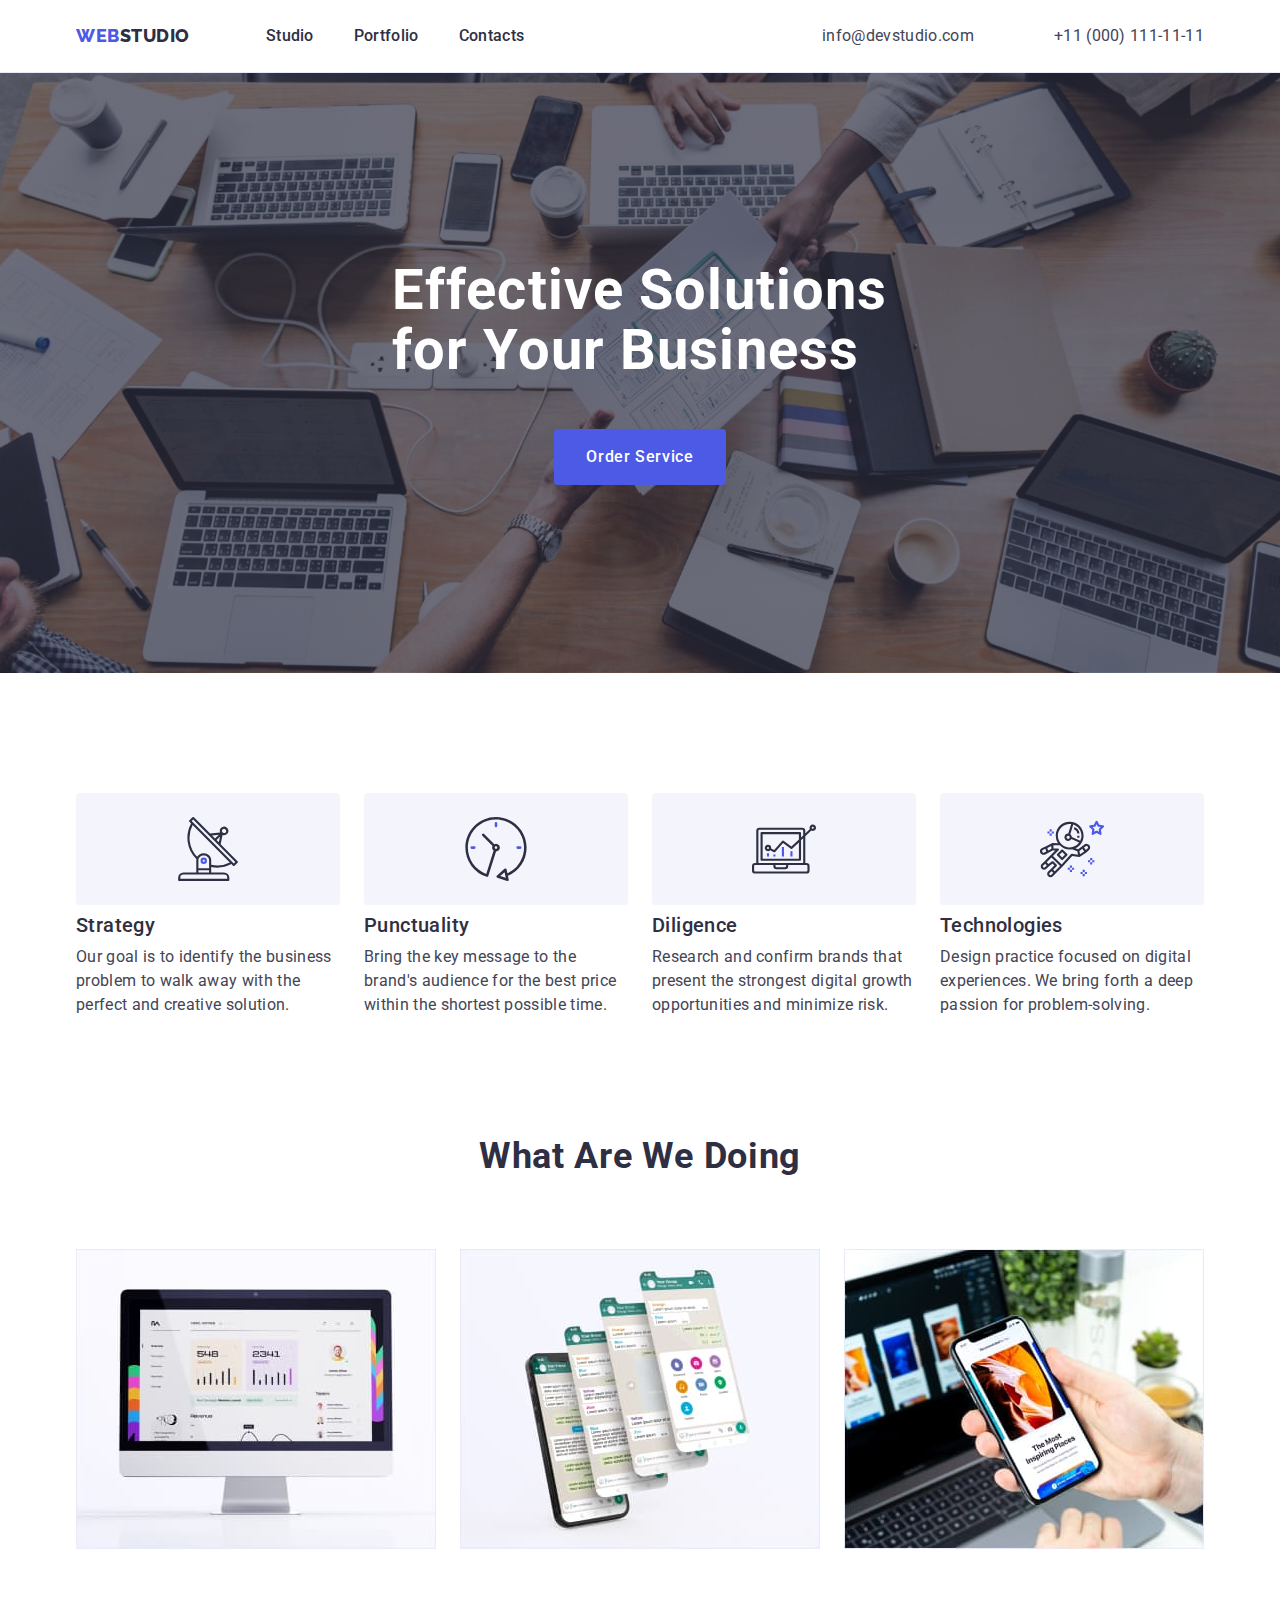
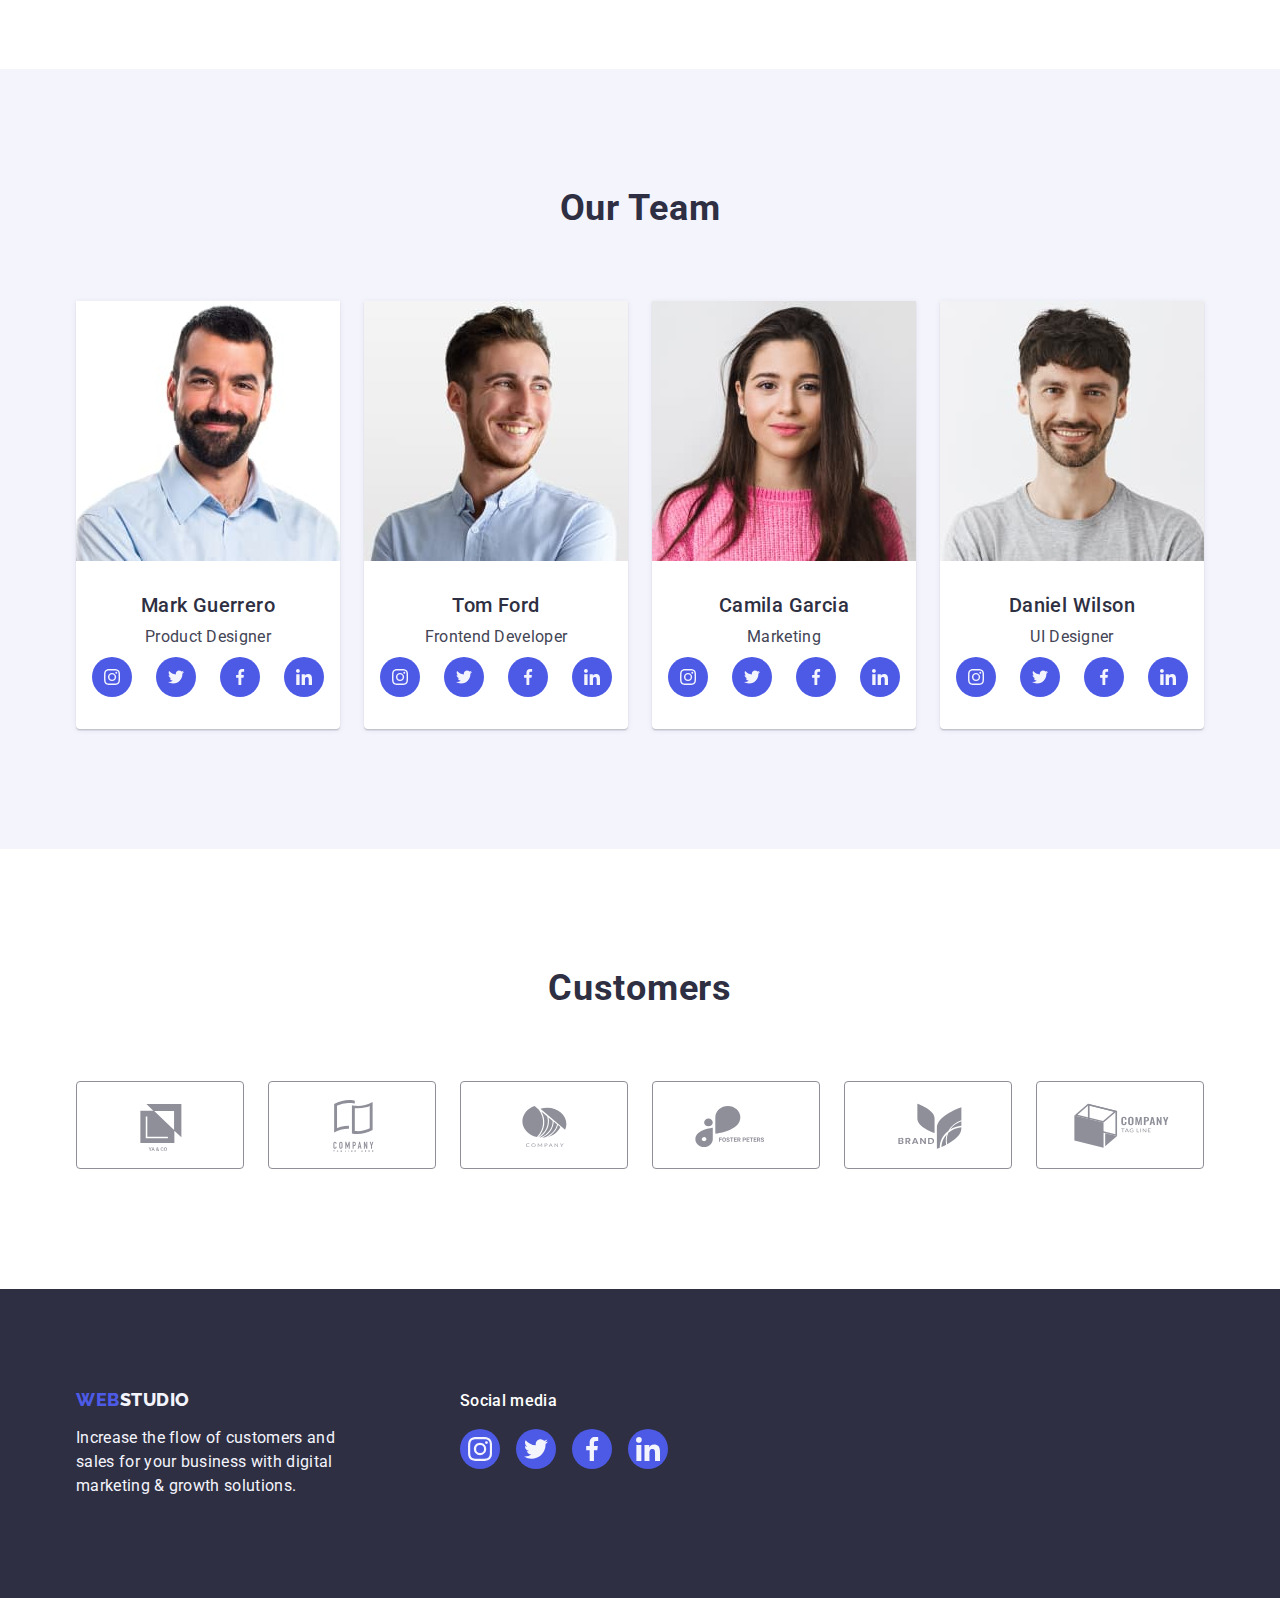
<file: index.html>
<!DOCTYPE html>
<html lang="en">
<head>
    <meta charset="UTF-8">
    <meta http-equiv="X-UA-Compatible" content="IE=edge">
    <meta name="viewport" content="width=device-width, initial-scale=1.0">
    <title>goit-markup-hw-04</title>
    <link rel="preconnect" href="https://fonts.googleapis.com">
    <link rel="preconnect" href="https://fonts.gstatic.com" crossorigin>
    <link href="https://fonts.googleapis.com/css2?family=Roboto:wght@400;500;700&ampdisplay=swap" rel="stylesheet">
    <link rel="preconnect" href="https://fonts.googleapis.com">
    <link rel="preconnect" href="https://fonts.gstatic.com" crossorigin>
  
    <link href="https://fonts.googleapis.com/css2?family=Raleway:wght@800&ampdisplay=swap" rel="stylesheet">
    <link  href="https://cdn.jsdelivr.net/npm/modern-normalize@2.0.0/modern-normalize.min.css" rel="stylesheet" >
      <link rel="stylesheet" href="./css/styles.css">

</head>

<body>
<!--Header-->
<header class="page-header ">
    <div class=" page-header-container container">
        <nav class="menu-nav ">

            <a class="logo link "  href="./index.html">Web<span class="logo-text logo-theme-light">Studio</span></a> 
           
            <ul class="menu list">
                <li class="menu-item" >
                 <a class="menu-link link" href="./index.html">Studio</a>   
                </li>
                <li class="menu-item">
                    <a class="menu-link link"  href="./portfolio.html">Portfolio</a>   
                </li>
                <li class="menu-item">
                    <a class="menu-link link" href="">Contacts</a>   
                </li>
            
            </ul> 
        </nav>
        <address class="page-contact  list ">

            <ul class="contact-list">
                   
                <li class="contact-item list">
                    <a class="contact  mail link " href="mailto:info@devstudio.com" >info@devstudio.com</a>  
                </li>
                   <li class="contact-item list">
                    <a class="contact link" href="tel:+110001111111" >+11 (000) 111-11-11</a> 
                   </li>
            </ul>
         </address>
    </div>

</header>

    <main class="hero-page">
 <!--Hero-->
        <section class="hero">
           <div class=" container">
             <h1 class="hero-text">Effective Solutions for Your Business </h1>
              <button type="button" class="btn"> Order Service</button>
             </div>
        </section>
   <!--About-->   
   <section class="about-section section">
   <div class="about container">
    <h2 class="section-title visually-hidden" > Our Achievements</h2>

    <ul class="about-list list">

        <li class="about-item"> 
            <div class="about-container"> 
                <svg class="about-icon" width="64" height="64"><use href="./images/icons.svg#icon-antenna"></use> </svg> </div> 
        <h3 class="about-title">Strategy</h3>
        
        <p class="about-text" >Our goal is to identify the business
         problem to walk away with the perfect and creative solution. </p>
        </li>

         <li class="about-item">
            <div class="about-container"> 
                <svg class="about-icon" width="64" height="64"><use href="./images/icons.svg#icon-clock"></use> </svg> </div>
         <h3 class="about-title">Punctuality</h3>
          <p class="about-text"> Bring the key message to the brand's audience for the best price within the shortest possible time.</p>
         </li>

         <li class="about-item">
            <div class="about-container">
                 <svg class="about-icon" width="64" height="64"><use href="./images/icons.svg#icon-diagram"></use> </svg> </div>
             <h3 class="about-title" > Diligence </h3>
             <p class="about-text"> Research and confirm brands that present the strongest digital growth opportunities and minimize risk.</p>
         </li>

         <li class="about-item">
            <div class="about-container"> 
                <svg class="about-icon" width="64" height="64"><use href="./images/icons.svg#icon-astronaut"></use> </svg> </div>
             <h3 class="about-title"> Technologies </h3>
             <p class="about-text">Design practice focused on digital experiences. We bring forth a deep passion for problem-solving.</p>
        </li>
      </ul> 
     </div>
    </section>
        <!--Results-->
        <section class="results section">
            <div class="container">
                <h2 class="section-title"> What are we doing</h2>
                <ul class="results-list list">
         
                    <li class="results-item">
                        <img src="./images/card1.img.jpg" alt="programs" width="360" height="300">
                    </li>
                    <li class="results-item">
                        <img src="./images/card2.img.jpg" alt="application" width="360" height="300">
                    </li>
                    <li class="results-item">
                        <img src="./images/card3.img.jpg" alt="service" width="360" height="300">
                    </li>
                 </ul>
            </div>
        </section>
        <!--Team-->
       <section class="team-container section ">
        <div class="container">
            <h2 class="section-title"> Our Team </h2>

            
           <ul class="team-list list">
           <li class="team-item">
            <img  src="./images/mark.img.jpg" alt="Mark" width="264" height="260">
            <div class="team-text">
                <h3  class="team-name">Mark Guerrero</h3>
                <p class="team-place">Product Designer</p>
                <ul class="icons-list list">
                    <li class="media-item">
                        <a class="team-soc-link link" href="" target="_blank" rel="noopenen noreferrer">
                            <svg class="icons-team" width="16" height="16" > <use href="./images/icons.svg#icon-instagram"></use> </svg></a> </li>
                    <li class="media-item"> 
                        <a class="team-soc-link link" href="" target="_blank" rel="noopenen noreferrer">
                            <svg class="icons-team" width="16" height="16" > <use href="./images/icons.svg#icon-twitter"></use> </svg></a></li>
                    <li class="media-item">
                        <a class="team-soc-link link" href="" target="_blank" rel="noopenen noreferrer">
                            <svg class="icons-team" width="16" height="16" > <use href="./images/icons.svg#icon-facebook"></use> </svg></a></li>
                    <li class="media-item">
                        <a class="team-soc-link link" href="" target="_blank" rel="noopenen noreferrer">
                            <svg class="icons-team" width="16" height="16" > <use href="./images/icons.svg#icon-linkedin"></use> </svg></a></li>
                </ul>
               
            </div>
            </li>
           <li class="team-item">
            <img src="./images/tom.img.jpg" alt="Tom" width="264" height="260">
          <div class="team-text">            
            <h3 class="team-name">Tom Ford</h3>
            <p class="team-place">Frontend Developer</p>
            <ul class="icons-list list">
                <li class="media-item">
                    <a class="team-soc-link link" href="" target="_blank" rel="noopenen noreferrer">
                        <svg class="icons-team" width="16" height="16" > <use href="./images/icons.svg#icon-instagram"></use> </svg></a> </li>
                <li class="media-item"> 
                    <a class="team-soc-link link" href="" target="_blank" rel="noopenen noreferrer">
                        <svg class="icons-team" width="16" height="16" > <use href="./images/icons.svg#icon-twitter"></use> </svg></a></li>
                <li class="media-item">
                    <a class="team-soc-link link" href="" target="_blank" rel="noopenen noreferrer">
                        <svg class="icons-team" width="16" height="16" > <use href="./images/icons.svg#icon-facebook"></use> </svg></a></li>
                <li class="media-item">
                    <a class="team-soc-link link" href="" target="_blank" rel="noopenen noreferrer">
                        <svg class="icons-team" width="16" height="16" > <use href="./images/icons.svg#icon-linkedin"></use> </svg></a></li>
            </ul>
          </div>
        </li>
        <li class="team-item">
            <img  src="./images/camila.img.jpg" alt="Camila" width="264" height="260">
         <div class="team-text">
            <h3 class="team-name" > Camila Garcia</h3>
            <p class="team-place">Marketing</p>
            <ul class="icons-list list">
                <li class="media-item">
                    <a class="team-soc-link link" href="" target="_blank" rel="noopenen noreferrer">
                        <svg class="icons-team" width="16" height="16" > <use href="./images/icons.svg#icon-instagram"></use> </svg></a> </li>
                <li class="media-item"> 
                    <a class="team-soc-link link" href="" target="_blank" rel="noopenen noreferrer">
                        <svg class="icons-team" width="16" height="16" > <use href="./images/icons.svg#icon-twitter"></use> </svg></a></li>
                <li class="media-item">
                    <a class="team-soc-link link" href="" target="_blank" rel="noopenen noreferrer">
                        <svg class="icons-team" width="16" height="16" > <use href="./images/icons.svg#icon-facebook"></use> </svg></a></li>
                <li class="media-item">
                    <a class="team-soc-link link" href="" target="_blank" rel="noopenen noreferrer">
                        <svg class="icons-team" width="16" height="16" > <use href="./images/icons.svg#icon-linkedin"></use> </svg></a></li>
            </ul>
         </div>
        </li>
        <li class="team-item">
            <img src="./images/daniel.img.jpg" alt="Daniel" width="264" height="260">
            <div  class="team-text"> 
                <h3 class="team-name">Daniel Wilson</h3>
                <p class="team-place"> UI Designer </p>
                <ul class="icons-list list">
                    <li class="media-item">
                        <a class="team-soc-link link" href="" target="_blank" rel="noopenen noreferrer">
                            <svg class="icons-team" width="16" height="16" > <use href="./images/icons.svg#icon-instagram"></use> </svg></a> </li>
                    <li class="media-item"> 
                        <a class="team-soc-link link" href="" target="_blank" rel="noopenen noreferrer">
                            <svg class="icons-team" width="16" height="16" > <use href="./images/icons.svg#icon-twitter"></use> </svg></a></li>
                    <li class="media-item">
                        <a class="team-soc-link link" href="" target="_blank" rel="noopenen noreferrer">
                            <svg class="icons-team" width="16" height="16" > <use href="./images/icons.svg#icon-facebook"></use> </svg></a></li>
                    <li class="media-item">
                        <a class="team-soc-link link" href="" target="_blank" rel="noopenen noreferrer">
                            <svg class="icons-team" width="16" height="16" > <use href="./images/icons.svg#icon-linkedin"></use> </svg></a></li>
                </ul>
                
            </div>
            
        </li>
    
    
      </ul>   
        
        </div>
    
       </section>
<!--customers--> 
      <section class="customers-section ">

        <div class="customers-container container">
            <h2 class="section-title">Customers</h2>

            <ul class="customers-list list">

                <li class="customers-item">
                    <a class="customers-link link" href=""><svg class="customers-icon" width="104" height="56"> <use href="./images/icons.svg#icon-costumers-logo1"></use></svg></a></li>

                <li  class="customers-item">
                    <a class="customers-link link" href=""><svg class="customers-icon" width="104" height="56"> <use href="./images/icons.svg#icon-costumers-logo2"></use></svg></a></li>

                <li  class="customers-item">
                    <a class="customers-link link" href=""><svg class="customers-icon" width="104" height="56"> <use href="./images/icons.svg#icon-costumers-logo3"></use></svg></a></li>

                <li  class="customers-item">
                    <a class="customers-link link" href=""><svg class="customers-icon" width="104" height="56"> <use href="./images/icons.svg#icon-costumers-logo4"></use></svg></a></li>

                <li  class="customers-item">
                    <a class="customers-link link" href=""><svg class="customers-icon" width="104" height="56"> <use href="./images/icons.svg#icon-costumers-logo5"></use></svg></a></li>

                <li  class="customers-item">
                    <a class="customers-link link" href=""><svg class="customers-icon" width="104" height="56"> <use href="./images/icons.svg#icon-costumers-logo6"></use></svg></a></li>
            </ul>
        </div>
        
       </section>
     </main>

    <!--Footer-->
    <footer class="footer">
<div class="footer-page container">
    <div class="footer-item ">

        <a class="logo logo-footer link "  href="./index.html">Web<span class="logo-text-footer logo-theme-dark">Studio</span></a> 
       
       <p class="footer-text">Increase the flow of customers and sales for your business with digital marketing & growth solutions. </p>
  </div>

  <div class="media">
    <p class="media-title">Social media</p>

   <ul class="media-list list">
       <li class="media-item">
       <a class="media-contact link" href="" rel="noopenen noreferrer"><svg class="media-icon" width="24" height="24" > <use href="./images/icons.svg#icon-instagram"></use> </svg></a>
       </li>
       <li class="media-item">
        <a class="media-contact link" href="" rel="noopenen noreferrer"><svg class="media-icon" width="24" height="24" > <use href="./images/icons.svg#icon-twitter"></use> </svg></a>
       </li>
       <li class="media-item">
        <a class="media-contact link" href="" rel="noopenen noreferrer"><svg class="media-icon" width="24" height="24" > <use href="./images/icons.svg#icon-facebook"></use> </svg></a>
       </li>
       <li class="media-item">
        <a class="media-contact link" href="" rel="noopenen noreferrer"><svg class="media-icon" width="24" height="24" > <use href="./images/icons.svg#icon-linkedin"></use> </svg></a>
       </li>
   </ul>
  </div>
</div>
    
         
      </footer>
    
</body>
</html>
</file>
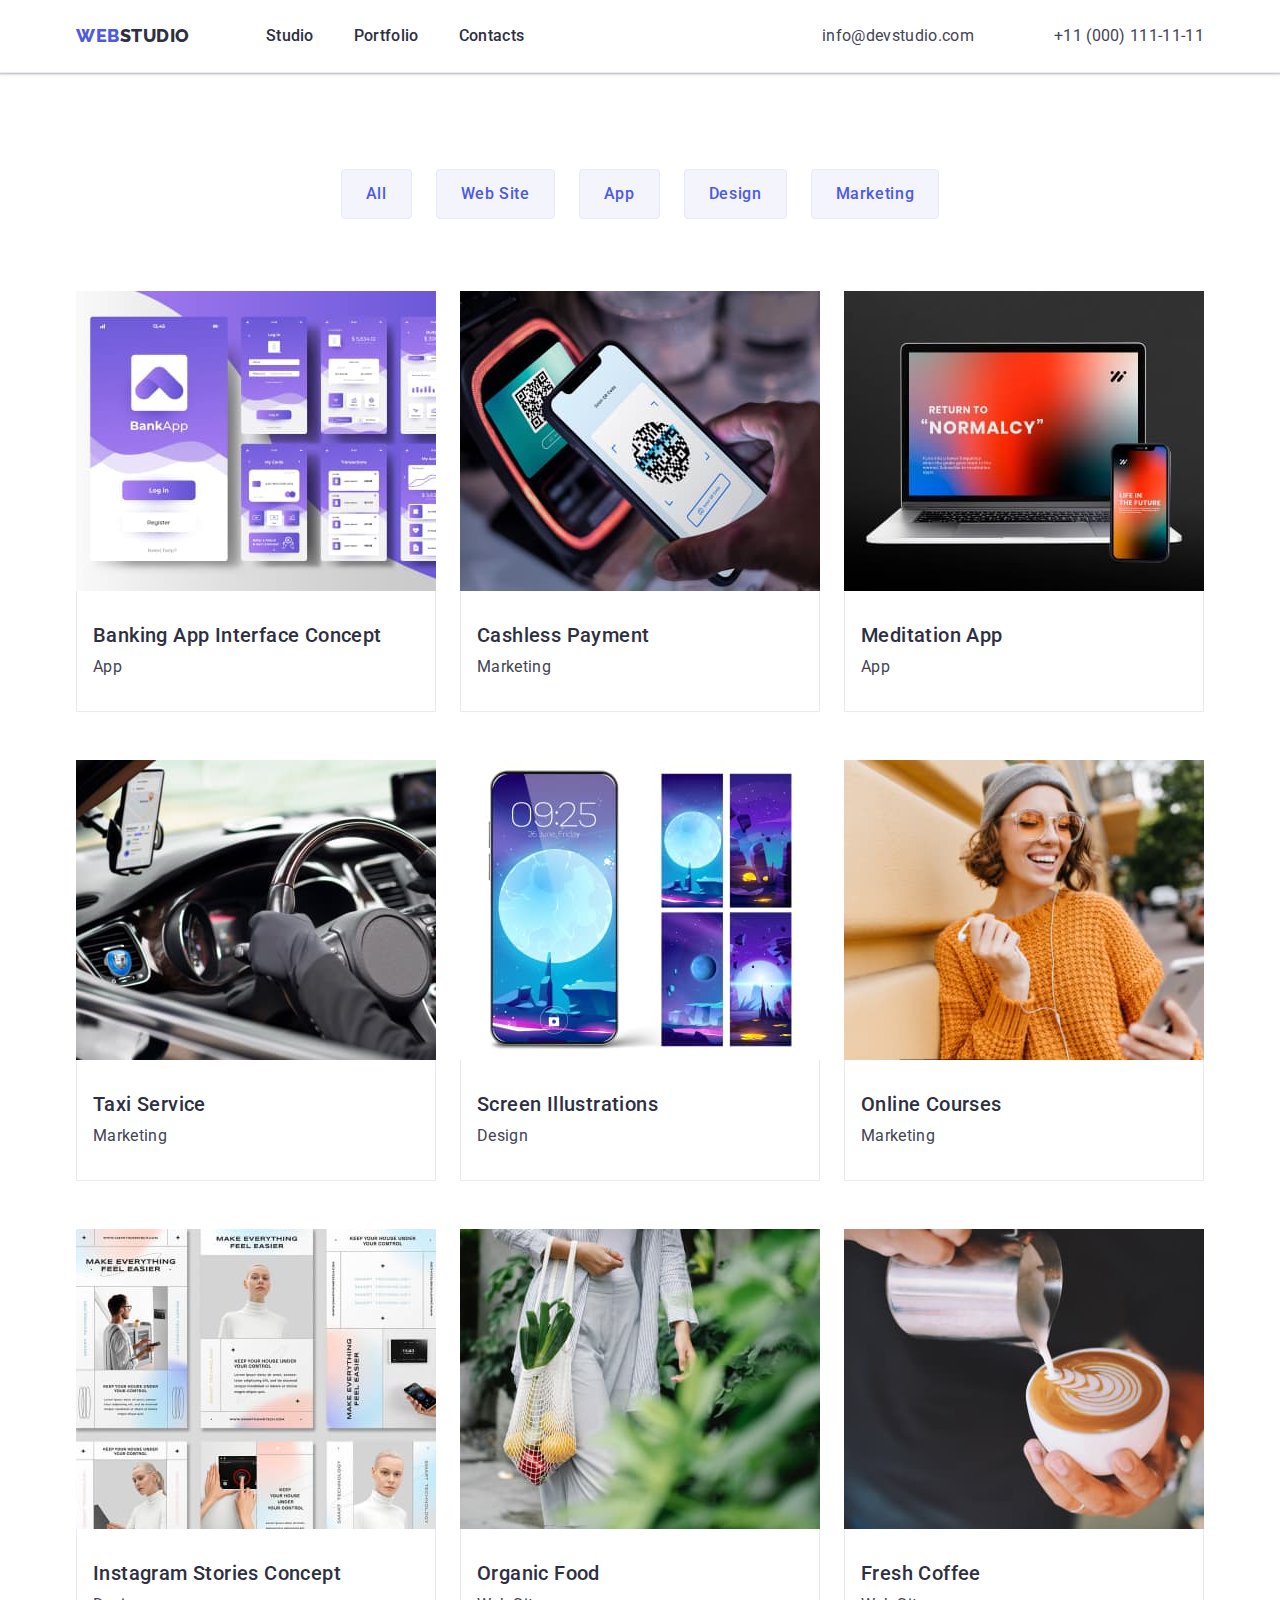
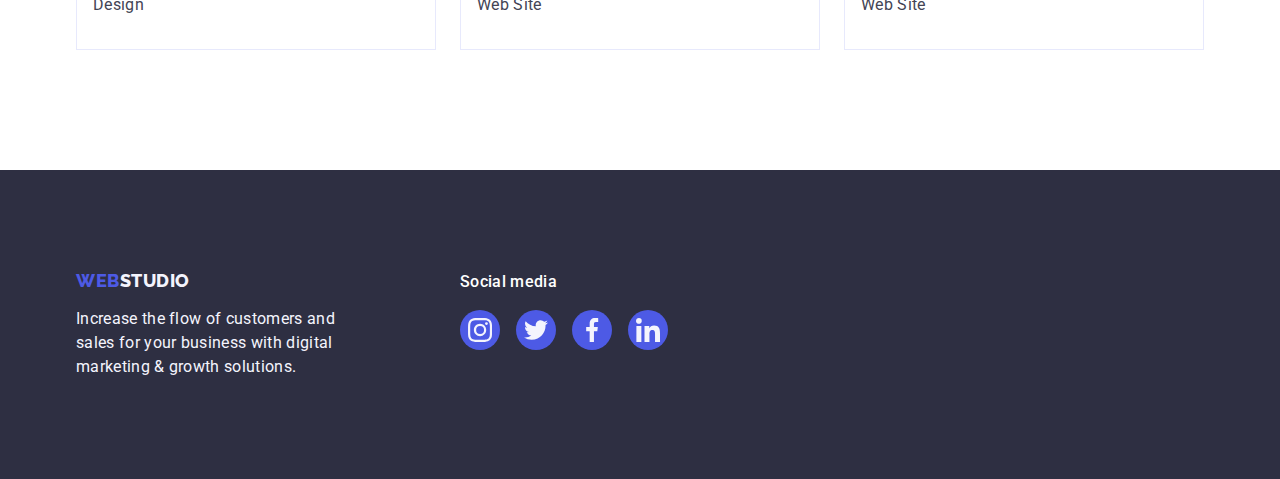
<file: portfolio.html>
<!DOCTYPE html>
<html lang="en">
    <head>
        <meta charset="UTF-8">
        <meta http-equiv="X-UA-Compatible" content="IE=edge">
        <meta name="viewport" content="width=device-width, initial-scale=1.0">
        <title>goit-markup-hw-04</title>
        <link rel="preconnect" href="https://fonts.googleapis.com">
        <link rel="preconnect" href="https://fonts.gstatic.com" crossorigin>
        <link href="https://fonts.googleapis.com/css2?family=Roboto:wght@400;500;700&ampdisplay=swap" rel="stylesheet">
        <link rel="preconnect" href="https://fonts.googleapis.com">
        <link rel="preconnect" href="https://fonts.gstatic.com" crossorigin>
      
        <link href="https://fonts.googleapis.com/css2?family=Raleway:wght@800&ampdisplay=swap" rel="stylesheet">
        <link  href="https://cdn.jsdelivr.net/npm/modern-normalize@2.0.0/modern-normalize.min.css" rel="stylesheet" >
          <link rel="stylesheet" href="./css/styles.css">
    
    </head>
<body>
    <!--header-->
    <header class="page-header ">
        <div class=" page-header-container container">
            <nav class="menu-nav ">
    
                <a class="logo link "  href="./index.html">Web<span class="logo-text logo-theme-light">Studio</span></a> 
               
                <ul class="menu list">
                    <li class="menu-item" >
                     <a class="menu-link link" href="./index.html">Studio</a>   
                    </li>
                    <li class="menu-item">
                        <a class="menu-link link"  href="./portfolio.html">Portfolio</a>   
                    </li>
                    <li class="menu-item">
                        <a class="menu-link link" href="">Contacts</a>   
                    </li>
                
                </ul> 
            </nav>
            <address class="page-contact  list ">
    
                <ul class="contact-list">
                       
                    <li class="contact-item list">
                        <a class="contact  mail link " href="mailto:info@devstudio.com" >info@devstudio.com</a>  
                    </li>
                       <li class="contact-item list">
                        <a class="contact link" href="tel:+110001111111" >+11 (000) 111-11-11</a> 
                       </li>
                </ul>
             </address>
        </div>
   
    </header>

        <main class="portfolio-main">
<section class="portfolio-container ">
    <!--Filters-->
    <div class="filter-container container">
        <h1 hidden>Portfolio</h1>
        <ul class="filter-list list">
            <li class="filter-item">
                <button  type="button" class="button-filter "> All</button>
            </li>
            <li class="filter-item">
                <button  type="button" class="button-filter"> Web Site</button>
            </li>
            <li class="filter-item">
                <button  type="button" class="button-filter"> App</button>
            </li>
            <li class="filter-item">
                <button  type="button" class="button-filter"> Design</button>
            </li>
            <li class="filter-item">
                <button  type="button" class="button-filter"> Marketing</button>
                        
            </li>
            
        </ul>
        <!--Row--> 
        <ul class="row-list  list">
            <li class="row-item  ">
            <a class="row-link link" href="" > 
            <img  src="./images/row1card1.jpg" alt="Banking" width="360" height="300">
           <div class="row-app">
            <h2 class="row-title">Banking App Interface Concept</h2>
            <p class="row-place">App</p>
           </div></a>
            
              </li>
     
              <li class="row-item ">
                <a class="row-link link" href="" > 
              <img src="./images/row1card2.jpg" alt="Payment" width="360" height="300">
               <div class="row-app">
                <h2 class="row-title">Cashless Payment</h2>
                <p class="row-place">Marketing</p>
               </div></a>
              
              </li>
     
             <li class="row-item ">
                <a class="row-link link" href="" > 
             <img src="./images/row1card3.jpg" alt="Meditation" width="360" height="300">
             <div class="row-app">
                <h2 class="row-title">Meditation App</h2>
                <p class="row-place">App</p>
             </div></a>
             
              </li>
    
               <li class="row-item  ">
                <a class="row-link link" href="" > 
              <img src="./images/row2card1.jpg" alt="Taxi" width="360" height="300">
             <div class="row-app">
                <h2 class="row-title">Taxi Service</h2>
                <p class="row-place">Marketing</p>
             </div></a>
             
            </li>
     
              <li class="row-item ">
                <a class="row-link link" href="" > 
              <img src="./images/row2card2.jpg" alt="Screen" width="360" height="300">
             <div class="row-app">
                <h2 class="row-title">Screen Illustrations</h2>
                <p class="row-place">Design</p>
             </div></a>
             
             </li>
     
             <li class="row-item ">
                <a class="row-link link" href="" > 
             <img src="./images/row2card3.jpg" alt="Courses" width="360" height="300">
             <div class="row-app">
                <h2 class="row-title">Online Courses</h2>
                <p class="row-place">Marketing </p>
             </div></a>
           
            </li>
     
              <li class="row-item  ">
                <a class="row-link link" href="" >  
              <img src="./images/row3card1.jpg" alt="Stories" width="360" height="300">
              <div class="row-app">
                <h2 class="row-title">Instagram Stories Concept</h2>
                <p class="row-place">Design</p>
              </div></a>
              
              </li>
     
             <li class="row-item "> 
                <a class="row-link link" href="" >  
              <img src="./images/row3card2.jpg" alt="Food" width="360" height="300">
              <div class="row-app">
                <h2 class="row-title">Organic Food</h2>
                <p class="row-place">Web Site</p>
              </div></a>
             
              </li>
     
             <li class="row-item "> 
                <a class="row-link link" href="" > 
              <img src="./images/row3card3.jpg" alt="Coffe" width="360" height="300">
              <div class="row-app">
                <h2 class="row-title">Fresh Coffee</h2>
                <p class="row-place">Web Site </p>
              </div></a>
              
              </li>
     
    
         </ul>
    </div>

   
</section>
        </main>

    
     <!--Footer-->
   <footer class="footer ">
<div class="footer-page container">
    <div class="footer-item ">

        <a class="logo logo-footer link "  href="./index.html">Web<span class="logo-text-footer logo-theme-dark">Studio</span></a> 
       
       <p class="footer-text">Increase the flow of customers and sales for your business with digital marketing & growth solutions. </p>
  </div>

  <div class="media">
    <p class="media-title">Social media</p>

   <ul class="media-list list">
       <li class="media-item">
       <a class="media-contact link" href="" rel="noopenen noreferrer"><svg class="media-icon" width="24" height="24" > <use href="./images/icons.svg#icon-instagram"></use> </svg></a>
       </li>
       <li class="media-item">
        <a class="media-contact link" href="" rel="noopenen noreferrer"><svg class="media-icon" width="24" height="24" > <use href="./images/icons.svg#icon-twitter"></use> </svg></a>
       </li>
       <li class="media-item">
        <a class="media-contact link" href="" rel="noopenen noreferrer"><svg class="media-icon" width="24" height="24" > <use href="./images/icons.svg#icon-facebook"></use> </svg></a>
       </li>
       <li class="media-item">
        <a class="media-contact link" href="" rel="noopenen noreferrer"><svg class="media-icon" width="24" height="24" > <use href="./images/icons.svg#icon-linkedin"></use> </svg></a>
       </li>
   </ul>
  </div>
</div>
    
         
      </footer>
    
</body>
</html>
</file>
<file: css/styles.css>
:root{
--primary-font:'Roboto' ,  sans-serif;
--secondary-font: 'Raleway', sans-serif;

}
h1,h2,h3,h4,p{
    margin-top: 0;
    margin-bottom: 0;
}
ul,ol{
   margin-top: 0; 
   margin-bottom: 0;
   padding-left: 0;
}
img{
    display: block;
}
button{
    cursor: pointer ;
    

}
.list {
    list-style: none;
}
.link {
    text-decoration:none ;
}
body{
    font-family: 'Roboto' ,  sans-serif;
    color:  #434455 ;
    
 
    
}
.container{
    width: 1158px;
    margin-left: auto ;
    margin-right: auto;
    padding-left: 15px;
    padding-right: 15px;
}
.section{
    padding-top: 120px;
    padding-bottom: 120px;
}

/*--Header--*/
.page-header{
    box-shadow: 0px 2px 1px rgba(46, 47, 66, 0.08), 0px 1px 1px rgba(46, 47, 66, 0.16), 0px 1px 6px rgba(46, 47, 66, 0.08);
    border-bottom: 1px solid #e7e9fc;
  
 
}
.page-header-container{
  display: flex;  
  align-items: center;
 
 
}
.logo{  
    font-family: 'Raleway', sans-serif;
    font-style: normal;
    font-weight: 800;
    font-size: 18px;
    line-height: 1.17;
     letter-spacing: 0.03em;
    text-transform: uppercase;
    color: #4D5AE5;  
    margin-right: 76px;
    display: inline-block;
}
.logo-text{
    font-family: 'Raleway', sans-serif;
    font-style: normal;
    font-weight: 800;
    font-size: 18px;
    line-height: 1.17;
   
 
    letter-spacing: 0.03em;
    text-transform: uppercase;
  
    color: #2E2F42; 
}

.logo-theme-dark{
    color: #F4F4FD;
}
.logo-theme-light{
    color: #2E2F42;
}
.menu-nav{
    display: flex; 
    align-items: center;
    
  
}
.menu-nav:hover{
color: #404bbf;  
  
}
.menu-nav:focus{
    color: #404bbf; 
}
.menu {
    display: flex;
    align-items: center;
    gap: 40px;
    
}  
.menu-item{
   
    font-weight: 500;
    font-size: 16px;
    line-height: 1.5;
    letter-spacing: 0.02em;
    color: #2E2F42;
    gap: 40px;
   
}

.menu-item:hover{
    color: #404bbf;
}
.menu-item:focus{
    color: #404bbf;   
}


.menu-link{
    color: #2E2F42;
    font-family: "Roboto", sans-serif;
    font-style: normal;
    font-weight: 500;
    font-size: 16px;
    line-height: 1.5;
    letter-spacing: 0.02em;
    text-decoration:none ;
    padding-top: 24px;
    padding-bottom: 24px;
   
}
.menu-link:hover{
    color: #404bbf;
}
.menu-link:focus{
    color: #404bbf;   
}
.page-contact {
    font-family: "Roboto", sans-serif;
    font-style: normal;
    font-weight: 400;
    font-size: 16px;
    line-height: 1.5;
    list-style: none;
    margin-left: auto;
    letter-spacing: 0.02em;
    color: #434455;
}
.contact-list{
    list-style: none;
    display: flex;
  
    gap: 40px;
}
.contact {
    color: #434455;
   
}

.contact-item{
    color: #434455;   
    font-family: "Roboto", sans-serif;
    font-style: normal;
    font-weight: 400;
    font-size: 16px;
    line-height: 1.5;
    letter-spacing: 0.02em;
    padding-top: 24px;
    padding-bottom: 24px;
}
.mail{
    margin-left: auto;
    margin-right: 40px;
   
}
.contact:hover{
    color: #404bbf;
}
.contact:focus{
    color: #404bbf ;
}

/*--Hero--*/
.hero{
    max-width: 1440px;
    background: #2E2F42;
    padding-top: 188px;
    padding-bottom: 188px;
    background-image:linear-gradient(rgba(46, 47, 66, 0.7),rgba(46, 47, 66, 0.7)), url(../images/people-office1.jpg);

    background-repeat: no-repeat;
    background-position: center;
    background-size: cover;
    margin-left: auto ;
    margin-right: auto;
  
}
.hero-text{
color: #FFFFFF;
font-family: "Roboto", sans-serif;
font-style: normal;
font-weight: 700;
font-size: 56px;
line-height: 1.07;
display:block;
margin-left: auto;
margin-right: auto;

letter-spacing: 0.02em;
max-width: 496px;
}
.btn{
margin-top: 48px;
display: block;
margin-left: auto;
margin-right: auto;

font-family: 'Roboto', sans-serif;
font-weight: 500;

font-size: 16px;
line-height: 1.5;
letter-spacing: 0.04em ;
color: #ffffff;
padding-top: 16px;
padding-bottom:16px;
padding-right:32px;
padding-left: 32px;
border-radius: 4px;
background-color: #4D5AE5;
cursor: pointer ;
min-width: 169px ;
height: 56px ;
border: none;



}


.btn:hover{
    background-color: #404BBF; 
}
.btn:focus{
    background-color: #404BBF;
}


/*--About--*/

.section-title {
    font-family: "Roboto", sans-serif;
    font-style: normal;
    font-weight: 700;
    font-size: 36px;
    line-height:1.11;
    text-align: center;
    text-transform: capitalize;
    margin-bottom: 72px;
    letter-spacing: 0.02em;

    color: #2E2F42;
}
.visually-hidden {
  position: absolute;
  width: 1px;
  height: 1px;
  margin: -1px;
  border: 0;
  padding: 0;
  white-space: nowrap;
  clip-path: inset(100%);
  clip: rect(0 0 0 0);
  overflow: hidden;
}
.hidden{
    position: absolute;
    width: 1px;
    height: 1px;
    margin: -1px;
    border: 0;
    padding: 0;
    white-space: nowrap;
    clip-path: inset(100%);
    clip: rect(0 0 0 0);
    overflow: hidden;
  }
.about-title {
font-family: "Roboto", sans-serif;
font-style: normal;
font-weight: 500;
font-size: 20px;
line-height: 1.2;
letter-spacing: 0.02em;
color: #2E2F42;
margin-bottom: 8px;
}
.about-container{
    display: flex;
    align-items: center;
    justify-content: center; 
    height: 112px;
    background-color: #f4f4fd;
    border-radius: 4px;
    margin-bottom: 8px; 
}
.about-list{
    display: flex;
    gap: 24px;
}
.about-item {
max-width: 264px;
width: calc((100-72px)/4) ;

}
.about-item::before{

content:"" ;


background-size: contain;
background-repeat: no-repeat;
background-position: center;
background-color:#F4F4FD;;
border-radius: 4px;
}
.about-text{
    font-family: "Roboto", sans-serif;
font-style: normal;
font-weight: 400;
font-size: 16px;
line-height: 1.5;
letter-spacing: 0.02em;

color: #434455;

}
/*--Results--*/
.results{
    padding-top: 0px;
    padding-bottom: 120px;
    
}
.results-list{
    display: flex;
    justify-content:space-between ;
    flex-wrap: wrap;
    gap: 24px;
    margin: 0;
    padding: 0;
    flex-basis: calc((100% - 3 * 24px)/4);
}
.results-item{
    gap: 24px; 
}
.result-item:not(:nth-child(3n)){
    margin-right: 24px;
}
/*--Team--*/
.team-container{
 background-color: #F4F4FD ;

 padding-top: 120px;
 padding-bottom: 120px;

}
.team-list{
background-color:#F4F4FD;
display: flex;
flex-wrap: wrap;
border-radius: 0px 0px 4px 4px;
gap: 24px;
justify-content: center; 
}


.team-item{

    background-color: #FFFFFF;
    border-radius: 0px 0px 4px 4px;
    width: calc((100% - 72px) / 4);
    
 box-shadow: 0px 1px 6px rgba(46, 47, 66, 0.08), 0px 1px 1px rgba(46, 47, 66, 0.16), 0px 2px 1px rgba(46, 47, 66, 0.08);

}

.team-text{
    padding-top: 32px;
    padding-bottom: 32px; 
    padding-left: 16px; 
    padding-right: 16px;
}
.team-name {
font-family: "Roboto", sans-serif;
font-style: normal;
font-weight: 500;
font-size: 20px;
line-height:1.2;
text-align: center;
letter-spacing: 0.02em;
color: #2E2F42;
margin-bottom: 8px;

}
.team-place {
    font-family: "Roboto", sans-serif;
    font-style: normal;
    font-weight: 400;
    font-size: 16px;
    line-height: 1.5;
    letter-spacing: 0.02em;
    text-align: center;
    color: #434455;
}
.team-soc-link{
width: 100%;
height: 100%;
background-color:#4D5AE5;
border-radius: 50%;
display: flex;
align-items: center;
justify-content: center;
fill: #f4f4fd;
}
.team-soc-link:hover{
    background-color: #404bbf;
}
.team-soc-link:focus{
    background-color: #404bbf;
}
.icons{
    
}
.icons-list{
    margin-top: 8px;
    display: flex;
    gap: 24px;
    justify-content: center; 
}
.icons-team{
  fill: #f4f4fd;
   
}
.soc-icons{
 
}
/*--customers--*/
.customers-section{
    padding-top: 120px;
    padding-bottom: 120px;
}
.customers-container{
  
}
.customers-list{
    display: flex;
    justify-content:space-between ;
    flex-wrap: wrap;
    gap: 24px;
    margin: 0;
    padding: 0;
    flex-basis: calc((100% - 3 * 24px)/4);
}
.customers-item{
 height: 88px;
    width: calc((100% - 120px) / 6);
}
.customers-link{
    width: 100%;
    height: 100%;
    border: 1px solid #8e8f99;
    border-radius:4px;
    display: flex;
    align-items: center; 
    justify-content: center;
    color: #8e8f99;
}
.customers-link:hover{
    color: #404bbf;
    border-color: #404bbf;
}
.customers-link:focus{
    color: #404bbf; 
    border-color: #404bbf;
}
.customers-icon{
    fill: currentColor;
}
/* Footer */
.footer {
    background: #2E2F42;
    display: flex;
    padding-top: 100px; 
    padding-bottom: 100px;
    max-width: 1440px;
    margin-left: auto ;
    margin-right: auto;
}
.footer-page{
    display: flex; 
    align-items: baseline; 
 
}
.footer-text {
font-family: "Roboto", sans-serif;
font-style: normal;
font-weight: 400;
font-size: 16px;
line-height: 1.5;
letter-spacing: 0.02em;
color: #F4F4FD;
max-width: 264px;

}
.footer-item{

margin-right: 120px;

}
.media{
  
    
         
 }
.media-list{
       
    display: flex; 
    gap: 16px;
 }
.media-item{
   
        width: 40px;
        height: 40px;
       
 }
.media-title{
     color: #FFFFFF;  
     font-family: "Roboto", sans-serif;
    Font-style: Medium;
    Font-size: 16px;
    Line-height: 1.5;
    Vertical-align: Top;
    letter-spacing: 0.02em ;
    font-weight: 500;
    margin-bottom: 16px;
}
.media-contact{
    width: 100%;
    height: 100%;
    background: #4D5AE5;
    border-radius: 50%; 
    display: flex;
    align-items: center;
    justify-content: center;
    fill: #f4f4fd;
}
.media-contact:hover{
    background-color: #31d0aa; 
}
.media-contact:focus{
    background-color: #31d0aa;
}
 .media-icon{
    fill: #f4f4fd;
 }
    
.logo-text-footer{
    color: #f4f4fd
}
.logo-footer{
    margin-bottom: 16px;
    
}
/*--Portfolio--*/
.portfolio-container{
padding-top: 96px;
padding-bottom: 120px;
}

/*--Filters--*/
.portfolio{
    padding-top: 96px; 
    padding-bottom: 120px;
   
}
.portfolio-main{

}
.filter{
width: 586px;
height: 48px;
margin-bottom: 72px;
}
.filter-list{

  display: flex;  
  align-items: center;
  justify-content: center;
  gap: 24px;
  margin-bottom: 72px;
}
.filter-item{
justify-content: center;
}

.button-filter{
font-family: "Roboto", sans-serif;
font-weight: 500; 
font-size: 16px;
line-height: 1.5;
letter-spacing: 0.04em;
color: #4d5ae5 ;
background-color:#F4F4FD ;
cursor: pointer ;
padding-top: 12px;
padding-bottom: 12px; 
padding-left: 24px; 
padding-right: 24px;
border: 1px solid #e7e9fc;
border-radius: 4px;

}

.button-filter:hover{
    color: #FFFFFF;
    background-color: #404BBF;
  
  
box-shadow: 0px 3px 1px rgba(0, 0, 0, 0.1), 0px 2px 1px rgba(0, 0, 0, 0.08), 0px 2px 2px rgba(0, 0, 0, 0.12);
border-radius: 4px;
}
.button-filter:focus{
    color: #FFFFFF;
    background-color: #404BBF;
    
 
box-shadow: 0px 3px 1px rgba(0, 0, 0, 0.1), 0px 2px 1px rgba(0, 0, 0, 0.08), 0px 2px 2px rgba(0, 0, 0, 0.12);

}
/*-Row-*/



.row-list{
 list-style: none;
 text-decoration: none;
 display: flex; 
 flex-wrap: wrap;
 row-gap: 48px;
 
 
 
}

.row-app{
    padding: 32px 16px ; 
    border: 1px solid #e7e9fc;
    border-top: none;
}
.row-item:not(:nth-child(3n)){
    margin-right: 24px;
}
/*
.row-item:not(:nth-last-child(-n+3)){
    margin-bottom: 24px;
}*/
.row-item { 
  width: calc((100% - 48px) / 3);
}
.row-link{ 
    display: block;
}
.row-link:hover{
    border: 1px solid #F4F4FD;
    box-shadow: 0px 1px 6px rgba(46, 47, 66, 0.08), 0px 1px 1px rgba(46, 47, 66, 0.16), 0px 2px 1px rgba(46, 47, 66, 0.08);
}
.row-link:focus{
    border: 1px solid #F4F4FD;
    box-shadow: 0px 1px 6px rgba(46, 47, 66, 0.08), 0px 1px 1px rgba(46, 47, 66, 0.16), 0px 2px 1px rgba(46, 47, 66, 0.08);
}
.row-title {
color: #2E2F42;
font-family: 'Roboto';
font-style: Medium;
font-weight: 500;
font-size: 20px;
line-height: 1.2;
letter-spacing: 0.02em;
margin-bottom: 8px;
}
.row-place {
color: #434455;
font-family: "Roboto", sans-serif;
font-weight: 400;
font-size: 16px;
line-height: 1.5;
letter-spacing: 0.02em ;
}
</file>
